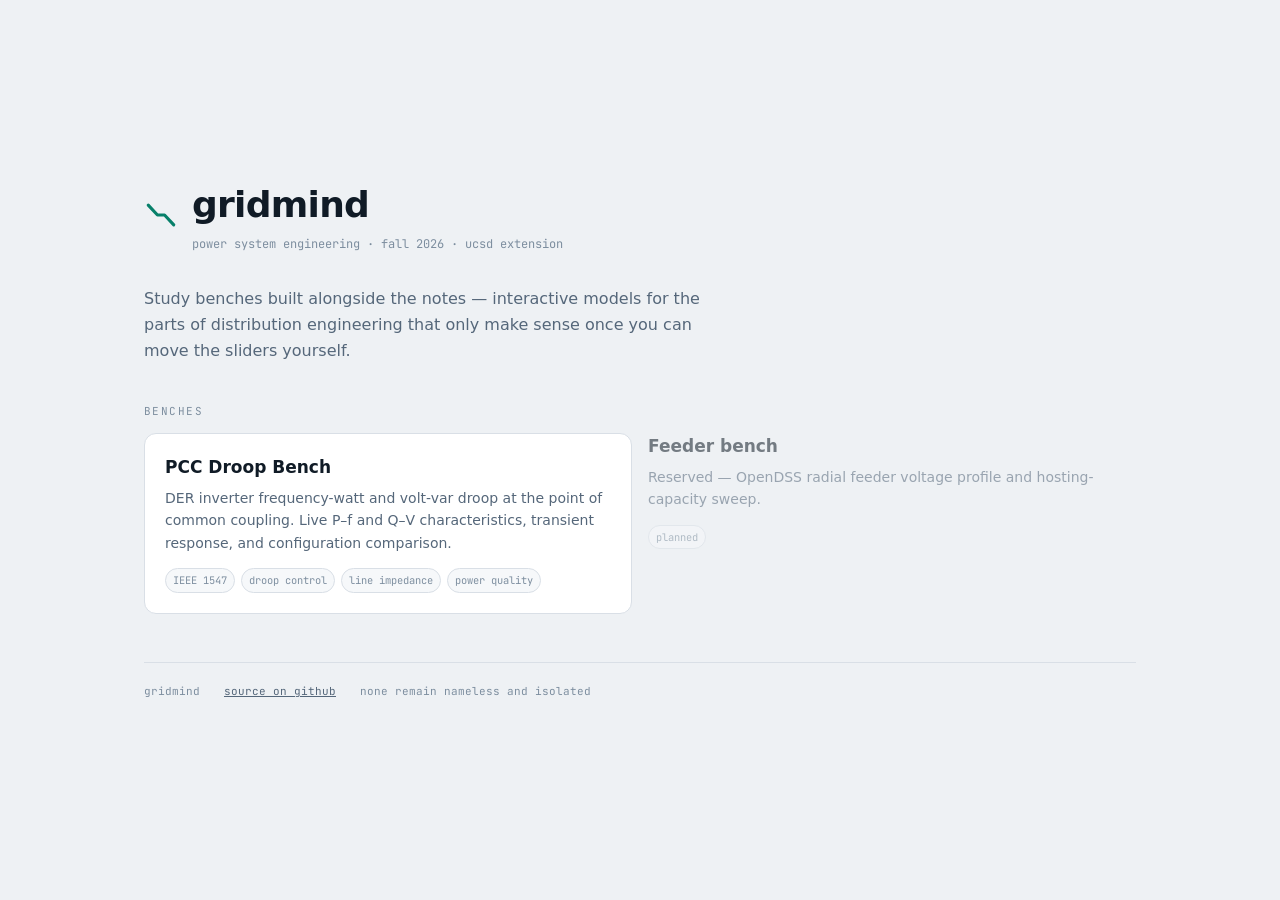
<file: index.html>
<!doctype html>
<html lang="en" data-theme="dark">
  <head>
    <meta charset="utf-8" />
    <meta name="viewport" content="width=device-width, initial-scale=1" />
    <title>gridmind — power systems study bench</title>
    <meta
      name="description"
      content="Study tools for power system engineering — interactive benches, notes, and simulations."
    />
    <link rel="icon" href="data:image/svg+xml,%3Csvg xmlns='http://www.w3.org/2000/svg' viewBox='0 0 24 24'%3E%3Cpath d='M3 5 L9.5 12 H14.5 L21 19' fill='none' stroke='%232dd4a7' stroke-width='2.4' stroke-linecap='round' stroke-linejoin='round'/%3E%3C/svg%3E" />
    <link href="https://api.fontshare.com/v2/css?f[]=satoshi@400,500,700&display=swap" rel="stylesheet" />
    <link rel="preconnect" href="https://fonts.googleapis.com" />
    <link rel="preconnect" href="https://fonts.gstatic.com" crossorigin />
    <link
      href="https://fonts.googleapis.com/css2?family=JetBrains+Mono:wght@400;500;700&display=swap"
      rel="stylesheet"
    />
    <style>
      :root {
        --bg: #0a0e13;
        --surface: #10161e;
        --surface-2: #161e28;
        --border: #212d3a;
        --border-strong: #2c3b4b;
        --text: #e6edf5;
        --muted: #93a4b6;
        --faint: #64778a;
        --accent: #2dd4a7;
        --mono: 'JetBrains Mono', ui-monospace, monospace;
      }
      @media (prefers-color-scheme: light) {
        :root {
          --bg: #eef1f4;
          --surface: #ffffff;
          --surface-2: #f6f8fa;
          --border: #d9dfe6;
          --border-strong: #c2cbd5;
          --text: #101b26;
          --muted: #55677a;
          --faint: #7d8e9f;
          --accent: #07806a;
        }
      }
      * {
        box-sizing: border-box;
      }
      body {
        margin: 0;
        min-height: 100dvh;
        background: var(--bg);
        color: var(--text);
        font-family: 'Satoshi', 'Inter', system-ui, sans-serif;
        font-size: 1rem;
        line-height: 1.6;
        display: grid;
        place-items: center;
        padding: 2.5rem 1.25rem 4rem;
      }
      .wrap {
        width: 100%;
        max-width: 62rem;
      }
      header {
        display: flex;
        align-items: center;
        gap: 0.875rem;
        margin-bottom: 2rem;
      }
      .mark {
        width: 34px;
        height: 34px;
        color: var(--accent);
        flex: none;
      }
      h1 {
        margin: 0;
        font-size: clamp(1.5rem, 1.1rem + 1.6vw, 2.25rem);
        letter-spacing: -0.02em;
      }
      header p {
        margin: 2px 0 0;
        font-family: var(--mono);
        font-size: 0.75rem;
        color: var(--faint);
      }
      .lede {
        max-width: 58ch;
        color: var(--muted);
        margin: 0 0 2.5rem;
      }
      .eyebrow {
        font-family: var(--mono);
        font-size: 0.6875rem;
        letter-spacing: 0.13em;
        text-transform: uppercase;
        color: var(--faint);
        margin: 0 0 0.75rem;
      }
      .cards {
        display: grid;
        grid-template-columns: repeat(auto-fit, minmax(260px, 1fr));
        gap: 1rem;
      }
      a.card {
        display: block;
        text-decoration: none;
        color: inherit;
        background: var(--surface);
        border: 1px solid var(--border);
        border-radius: 0.75rem;
        padding: 1.25rem;
        transition: border-color 0.18s ease, transform 0.18s ease;
      }
      a.card:hover {
        border-color: var(--accent);
        transform: translateY(-2px);
      }
      .card h2 {
        margin: 0 0 0.375rem;
        font-size: 1.0625rem;
      }
      .card p {
        margin: 0;
        font-size: 0.875rem;
        color: var(--muted);
      }
      .tags {
        margin-top: 0.875rem;
        display: flex;
        flex-wrap: wrap;
        gap: 0.375rem;
      }
      .tag {
        font-family: var(--mono);
        font-size: 0.65rem;
        padding: 3px 7px;
        border-radius: 99px;
        background: var(--surface-2);
        border: 1px solid var(--border);
        color: var(--faint);
      }
      .card.soon {
        opacity: 0.55;
      }
      .card.soon:hover {
        border-color: var(--border);
        transform: none;
      }
      footer {
        margin-top: 3rem;
        padding-top: 1.25rem;
        border-top: 1px solid var(--border);
        font-family: var(--mono);
        font-size: 0.6875rem;
        color: var(--faint);
        display: flex;
        flex-wrap: wrap;
        gap: 0.75rem 1.5rem;
      }
      footer a {
        color: var(--muted);
      }
    </style>
  </head>
  <body>
    <div class="wrap">
      <header>
        <svg class="mark" viewBox="0 0 24 24" role="img" aria-label="gridmind logo">
          <path
            d="M3 5 L9.5 12 H14.5 L21 19"
            fill="none"
            stroke="currentColor"
            stroke-width="2.2"
            stroke-linecap="round"
            stroke-linejoin="round"
          />
        </svg>
        <div>
          <h1>gridmind</h1>
          <p>power system engineering · fall 2026 · ucsd extension</p>
        </div>
      </header>

      <p class="lede">
        Study benches built alongside the notes — interactive models for the parts of distribution
        engineering that only make sense once you can move the sliders yourself.
      </p>

      <p class="eyebrow">Benches</p>
      <div class="cards">
        <a class="card" href="sim/pcc-droop/">
          <h2>PCC Droop Bench</h2>
          <p>
            DER inverter frequency-watt and volt-var droop at the point of common coupling. Live
            P–f and Q–V characteristics, transient response, and configuration comparison.
          </p>
          <div class="tags">
            <span class="tag">IEEE 1547</span>
            <span class="tag">droop control</span>
            <span class="tag">line impedance</span>
            <span class="tag">power quality</span>
          </div>
        </a>
        <div class="card soon">
          <h2>Feeder bench</h2>
          <p>Reserved — OpenDSS radial feeder voltage profile and hosting-capacity sweep.</p>
          <div class="tags"><span class="tag">planned</span></div>
        </div>
      </div>

      <footer>
        <span>gridmind</span>
        <a href="https://github.com/4reeserudy/gridmind">source on github</a>
        <span>none remain nameless and isolated</span>
      </footer>
    </div>
  </body>
</html>
</file>
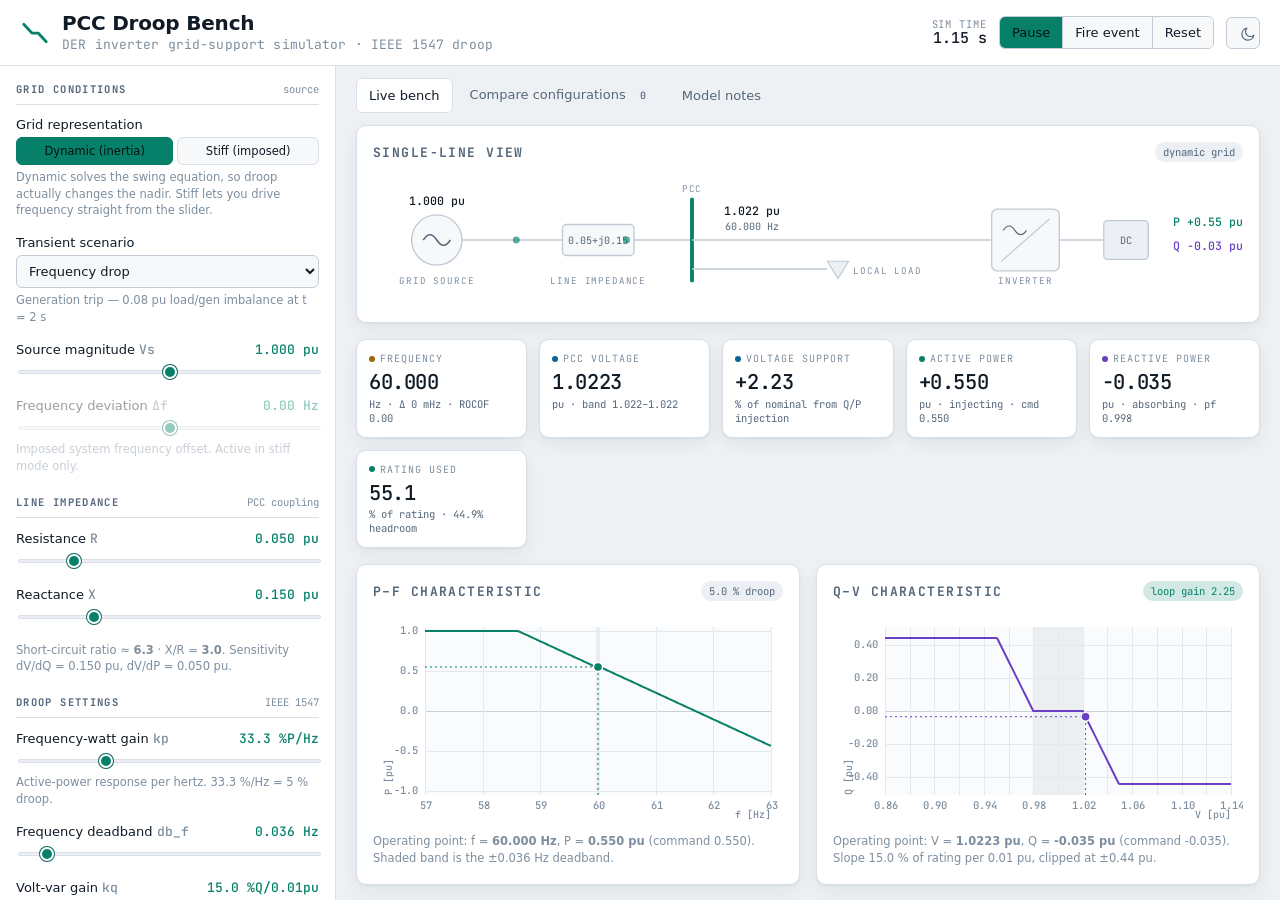
<file: sim/pcc-droop/index.html>
<!doctype html>
<html lang="en" data-theme="dark">
  <head>
    <meta charset="utf-8" />
    <meta name="viewport" content="width=device-width, initial-scale=1" />
    <title>PCC Droop Bench — DER inverter grid-stabilization simulator</title>
    <meta
      name="description"
      content="Interactive frequency-watt and volt-var droop simulator for DER inverters at the point of common coupling."
    />
    <link rel="icon" href="data:image/svg+xml,%3Csvg xmlns='http://www.w3.org/2000/svg' viewBox='0 0 24 24'%3E%3Cpath d='M3 5 L9.5 12 H14.5 L21 19' fill='none' stroke='%232dd4a7' stroke-width='2.4' stroke-linecap='round' stroke-linejoin='round'/%3E%3C/svg%3E" />
    <link
      href="https://api.fontshare.com/v2/css?f[]=satoshi@400,500,700&display=swap"
      rel="stylesheet"
    />
    <link rel="preconnect" href="https://fonts.googleapis.com" />
    <link rel="preconnect" href="https://fonts.gstatic.com" crossorigin />
    <link
      href="https://fonts.googleapis.com/css2?family=JetBrains+Mono:wght@400;500;700&display=swap"
      rel="stylesheet"
    />
    <link rel="stylesheet" href="styles.css" />
  </head>
  <body>
    <div class="app">
      <header class="topbar">
        <div class="brand">
          <svg class="mark" viewBox="0 0 24 24" aria-label="PCC Droop Bench logo" role="img">
            <path
              d="M3 5 L9.5 12 H14.5 L21 19"
              fill="none"
              stroke="currentColor"
              stroke-width="2.2"
              stroke-linecap="round"
              stroke-linejoin="round"
            />
          </svg>
          <div class="brand-text">
            <h1>PCC Droop Bench</h1>
            <p>DER inverter grid-support simulator · IEEE 1547 droop</p>
          </div>
        </div>

        <div class="topbar-right">
          <div class="clock" id="clock">
            <span class="clock-label">sim time</span>
            <span class="clock-value" id="simTime">0.00 s</span>
          </div>
          <div class="seg" role="group" aria-label="Simulation control">
            <button id="btnRun" class="seg-btn" aria-pressed="true">Pause</button>
            <button id="btnEvent" class="seg-btn">Fire event</button>
            <button id="btnReset" class="seg-btn">Reset</button>
          </div>
          <button id="themeToggle" class="icon-btn" aria-label="Toggle color theme">
            <svg viewBox="0 0 24 24" width="17" height="17" aria-hidden="true">
              <path
                id="themeIcon"
                fill="none"
                stroke="currentColor"
                stroke-width="1.7"
                stroke-linecap="round"
                stroke-linejoin="round"
                d="M21 12.8A8.5 8.5 0 1 1 11.2 3a6.6 6.6 0 0 0 9.8 9.8Z"
              />
            </svg>
          </button>
        </div>
      </header>

      <aside class="sidebar" id="sidebar">
        <div class="side-scroll" id="controls"></div>
      </aside>

      <main class="main" id="main">
        <nav class="tabs" role="tablist">
          <button class="tab is-active" data-tab="live" role="tab" aria-selected="true">
            Live bench
          </button>
          <button class="tab" data-tab="compare" role="tab" aria-selected="false">
            Compare configurations <span class="tab-count" id="tabCount">0</span>
          </button>
          <button class="tab" data-tab="notes" role="tab" aria-selected="false">Model notes</button>
        </nav>

        <!-- ================= LIVE ================= -->
        <section class="panel" data-panel="live">
          <div class="sld card">
            <div class="card-head">
              <h2>Single-line view</h2>
              <span class="chip" id="sldMode">dynamic grid</span>
            </div>
            <svg class="sld-svg" viewBox="0 0 900 132" preserveAspectRatio="xMidYMid meet">
              <!-- grid source -->
              <circle
                cx="66"
                cy="66"
                r="26"
                class="sld-node"
              />
              <path d="M52 66q7-11 14 0t14 0" class="sld-sine" />
              <text x="66" y="112" class="sld-label" text-anchor="middle">GRID SOURCE</text>
              <text x="66" y="30" class="sld-val" text-anchor="middle" id="sldVs">1.000 pu</text>

              <!-- line -->
              <line x1="92" y1="66" x2="330" y2="66" class="sld-wire" />
              <rect x="196" y="50" width="74" height="32" rx="4" class="sld-box" />
              <text x="233" y="70" class="sld-box-text" text-anchor="middle" id="sldZ">
                R+jX
              </text>
              <text x="233" y="112" class="sld-label" text-anchor="middle">LINE IMPEDANCE</text>
              <circle class="flow-dot" id="flowDot1" r="3.6" cx="150" cy="66" />
              <circle class="flow-dot" id="flowDot2" r="3.6" cx="150" cy="66" />

              <!-- PCC busbar -->
              <line x1="330" y1="24" x2="330" y2="108" class="sld-bus" />
              <text x="330" y="16" class="sld-label" text-anchor="middle">PCC</text>
              <text x="392" y="40" class="sld-val" text-anchor="middle" id="sldVpcc">1.000 pu</text>
              <text x="392" y="56" class="sld-sub" text-anchor="middle" id="sldF">60.000 Hz</text>

              <!-- feeder load tap -->
              <line x1="330" y1="96" x2="470" y2="96" class="sld-wire" />
              <path d="M470 88h22l-11 18Z" class="sld-load" />
              <text x="497" y="101" class="sld-label" text-anchor="start">LOCAL LOAD</text>

              <!-- inverter -->
              <line x1="330" y1="66" x2="640" y2="66" class="sld-wire" />
              <rect x="640" y="34" width="70" height="64" rx="6" class="sld-box" />
              <path d="M650 88 L700 44" class="sld-wire thin" />
              <path d="M652 56q6-9 12 0t12 0" class="sld-sine small" />
              <text x="675" y="112" class="sld-label" text-anchor="middle">INVERTER</text>
              <line x1="710" y1="66" x2="756" y2="66" class="sld-wire" />
              <rect x="756" y="46" width="46" height="40" rx="4" class="sld-box dc" />
              <text x="779" y="70" class="sld-box-text" text-anchor="middle">DC</text>

              <text x="828" y="52" class="sld-val p" text-anchor="start" id="sldP">P +0.55</text>
              <text x="828" y="76" class="sld-val q" text-anchor="start" id="sldQ">Q +0.00</text>
            </svg>
          </div>

          <div class="kpis" id="kpis"></div>

          <div class="grid-2">
            <div class="card">
              <div class="card-head">
                <h2>P–f characteristic</h2>
                <span class="chip" id="chipDroopP">5.0 % droop</span>
              </div>
              <div class="canvas-wrap"><canvas id="cPf"></canvas></div>
              <p class="card-foot" id="footPf"></p>
            </div>
            <div class="card">
              <div class="card-head">
                <h2>Q–V characteristic</h2>
                <span class="chip" id="chipDroopQ">volt-var</span>
              </div>
              <div class="canvas-wrap"><canvas id="cQv"></canvas></div>
              <p class="card-foot" id="footQv"></p>
            </div>
          </div>

          <div class="grid-2">
            <div class="card">
              <div class="card-head">
                <h2>Frequency at PCC</h2>
                <span class="chip" id="chipF">—</span>
              </div>
              <div class="canvas-wrap tall"><canvas id="cScopeF"></canvas></div>
            </div>
            <div class="card">
              <div class="card-head">
                <h2>Voltage at PCC</h2>
                <span class="chip" id="chipV">—</span>
              </div>
              <div class="canvas-wrap tall"><canvas id="cScopeV"></canvas></div>
            </div>
          </div>

          <div class="card">
            <div class="card-head">
              <h2>Inverter injection / absorption</h2>
              <span class="chip" id="chipS">—</span>
            </div>
            <div class="canvas-wrap tall"><canvas id="cScopePQ"></canvas></div>
            <p class="card-foot">
              Positive = injection into the grid. Negative P = charging (storage-capable mode),
              negative Q = reactive absorption.
            </p>
          </div>
        </section>

        <!-- ================= COMPARE ================= -->
        <section class="panel is-hidden" data-panel="compare">
          <div class="card">
            <div class="card-head">
              <h2>Saved configurations</h2>
              <div class="head-actions">
                <label class="mini-field">
                  <span>Event</span>
                  <select id="cmpEvent"></select>
                </label>
                <button id="btnCompare" class="btn primary">Run comparison</button>
              </div>
            </div>
            <div id="savedList" class="saved-list"></div>
            <p class="card-foot">
              Save the current slider set from the sidebar, change the droop settings, save again,
              then run all selected configurations through the same disturbance.
            </p>
          </div>

          <div id="cmpResults" class="cmp-results is-hidden">
            <div class="card">
              <div class="card-head">
                <h2>Power-quality scorecard</h2>
                <span class="chip" id="cmpEventChip">—</span>
              </div>
              <div class="table-wrap"><table id="cmpTable"></table></div>
              <p class="card-foot">
                Best value in each column is highlighted. Δ|V| integral is the accumulated voltage
                error at the PCC over the run — the single best proxy for delivered power quality.
                Settling times are the last instant each signal is still outside a ±5 % band around
                its own final value, so a legitimate droop offset is not counted as unsettled.
              </p>
            </div>
            <div class="grid-2">
              <div class="card">
                <div class="card-head"><h2>Frequency</h2></div>
                <div class="canvas-wrap tall"><canvas id="cCmpF"></canvas></div>
              </div>
              <div class="card">
                <div class="card-head"><h2>PCC voltage</h2></div>
                <div class="canvas-wrap tall"><canvas id="cCmpV"></canvas></div>
              </div>
              <div class="card">
                <div class="card-head"><h2>Active power</h2></div>
                <div class="canvas-wrap tall"><canvas id="cCmpP"></canvas></div>
              </div>
              <div class="card">
                <div class="card-head"><h2>Reactive power</h2></div>
                <div class="canvas-wrap tall"><canvas id="cCmpQ"></canvas></div>
              </div>
            </div>
          </div>
        </section>

        <!-- ================= NOTES ================= -->
        <section class="panel is-hidden" data-panel="notes">
          <div class="card prose">
            <h2>What is being solved</h2>
            <p>
              Everything is per-unit on the inverter apparent-power rating. The grid is a Thevenin
              source behind the line impedance you set; the PCC voltage is the source magnitude plus
              the voltage rise the inverter itself creates.
            </p>
            <pre>
V_pcc  =  Vs + R·P + X·Q                      network coupling
P_ref  =  P0 − (kp/100)·dz(f − 60, db_f)      frequency-watt
Q_ref  =  −(kq/100)·dz(V − Vref, db_v)/0.01   volt-var
Tp·dP  =  P_ref − P     Tq·dQ = Q_ref − Q     open-loop response time
2H·dω  =  Pg + r·ΔP − ΔP_load − D·ω           swing equation
Tg·dPg =  −Pg − Kg·ω                          rest-of-fleet governor
dz(x,db) = x−db (x>db), x+db (x<−db), else 0  deadband</pre>
            <h2>Why the loop can ring</h2>
            <p>
              Volt-var control closes a loop through the network: the inverter changes Q, which
              changes the PCC voltage it is measuring. Loop gain is
              <code>X · dQ/dV</code>. Raise kq or the line reactance far enough and the response
              becomes underdamped, then oscillatory — the classic weak-grid volt-var hunting seen on
              high-penetration feeders. Slowing the response time (larger Tq) damps it; the deadband
              stops the small-signal hunting around the reference.
            </p>
            <h2>Reference settings</h2>
            <p>
              IEEE 1547-2018 defaults: frequency deadband 0.036 Hz, 5 % droop (≈33.3 % of rating per
              Hz), open-loop response time 0.2–10 s, and Category B reactive capability of 44 % of
              rating. Rule 21 volt-var uses a piecewise curve rather than a single slope; the single
              slope with deadband here is its linearised equivalent.
            </p>
            <h2>Simplifications worth knowing</h2>
            <ul>
              <li>Linearised voltage rise — no full load-flow, no angle dynamics.</li>
              <li>No current-controller or PLL dynamics; the response-time lag stands in for them.</li>
              <li>Frequency is system-wide (single bus) — no inter-area modes.</li>
              <li>No ride-through trip logic, no harmonics, no unbalance.</li>
            </ul>
          </div>
        </section>
      </main>
    </div>

    <div id="toast" class="toast" role="status" aria-live="polite"></div>
    <script type="module" src="js/app.js"></script>
  </body>
</html>
</file>
<file: sim/pcc-droop/styles.css>
/* ============================================================
   PCC Droop Bench — instrumentation dark/light system
   ============================================================ */

:root {
  --text-xs: clamp(0.75rem, 0.72rem + 0.12vw, 0.8125rem);
  --text-sm: clamp(0.875rem, 0.85rem + 0.15vw, 0.9375rem);
  --text-base: clamp(1rem, 0.97rem + 0.15vw, 1.0625rem);
  --text-lg: clamp(1.05rem, 1rem + 0.4vw, 1.25rem);
  --text-xl: clamp(1.4rem, 1.2rem + 0.9vw, 1.75rem);

  --space-1: 0.25rem;
  --space-2: 0.5rem;
  --space-3: 0.75rem;
  --space-4: 1rem;
  --space-5: 1.25rem;
  --space-6: 1.5rem;
  --space-8: 2rem;
  --space-10: 2.5rem;

  --radius-sm: 0.375rem;
  --radius: 0.625rem;
  --radius-lg: 0.875rem;

  --font-body: 'Satoshi', 'Inter', system-ui, sans-serif;
  --font-mono: 'JetBrains Mono', ui-monospace, 'SFMono-Regular', monospace;

  --sidebar-w: 336px;
}

[data-theme='dark'] {
  --c-bg: #0a0e13;
  --c-surface: #10161e;
  --c-surface-2: #161e28;
  --c-surface-3: #1c2632;
  --c-plot-bg: #0c1218;
  --c-border: #212d3a;
  --c-border-strong: #2c3b4b;
  --c-grid: #1a2531;
  --c-grid-strong: #2d3d4d;
  --c-text: #e6edf5;
  --c-text-muted: #93a4b6;
  --c-text-faint: #64778a;
  --c-accent: #2dd4a7;
  --c-accent-dim: #1b8a6d;
  --c-p: #2dd4a7;
  --c-q: #a78bfa;
  --c-f: #f2b13c;
  --c-v: #46b4f0;
  --c-warn: #f4785c;
  --c-shadow: 0 1px 0 rgba(255, 255, 255, 0.02), 0 8px 24px rgba(0, 0, 0, 0.35);
  --c-band: rgba(147, 164, 182, 0.09);
  --c-cmp-1: #2dd4a7;
  --c-cmp-2: #f2b13c;
  --c-cmp-3: #46b4f0;
  --c-cmp-4: #a78bfa;
  --c-cmp-5: #f4785c;
  --c-cmp-6: #7fd3f7;
}

[data-theme='light'] {
  --c-bg: #eef1f4;
  --c-surface: #ffffff;
  --c-surface-2: #f6f8fa;
  --c-surface-3: #eceff3;
  --c-plot-bg: #fafbfc;
  --c-border: #d9dfe6;
  --c-border-strong: #c2cbd5;
  --c-grid: #e4e9ee;
  --c-grid-strong: #c8d1da;
  --c-text: #101b26;
  --c-text-muted: #55677a;
  --c-text-faint: #7d8e9f;
  --c-accent: #07806a;
  --c-accent-dim: #0a6a58;
  --c-p: #07806a;
  --c-q: #6b3fc4;
  --c-f: #9a6608;
  --c-v: #0b6396;
  --c-warn: #b8402a;
  --c-shadow: 0 1px 2px rgba(16, 27, 38, 0.06), 0 6px 18px rgba(16, 27, 38, 0.06);
  --c-band: rgba(85, 103, 122, 0.08);
  --c-cmp-1: #07806a;
  --c-cmp-2: #9a6608;
  --c-cmp-3: #0b6396;
  --c-cmp-4: #6b3fc4;
  --c-cmp-5: #b8402a;
  --c-cmp-6: #1d7f9c;
}

* {
  box-sizing: border-box;
}

html,
body {
  height: 100%;
  margin: 0;
  overflow: hidden;
}

body {
  background: var(--c-bg);
  color: var(--c-text);
  font-family: var(--font-body);
  font-size: var(--text-sm);
  -webkit-font-smoothing: antialiased;
}

h1,
h2,
h3 {
  margin: 0;
  font-weight: 700;
  letter-spacing: -0.01em;
}

button,
select,
input {
  font-family: inherit;
  color: inherit;
}

/* ---------- shell ---------- */

.app {
  display: grid;
  grid-template-columns: var(--sidebar-w) 1fr;
  grid-template-rows: auto 1fr;
  height: 100dvh;
}

.topbar {
  grid-column: 1 / -1;
  display: flex;
  align-items: center;
  justify-content: space-between;
  gap: var(--space-4);
  padding: var(--space-3) var(--space-5);
  background: var(--c-surface);
  border-bottom: 1px solid var(--c-border);
  z-index: 20;
}

.brand {
  display: flex;
  align-items: center;
  gap: var(--space-3);
}

.mark {
  width: 30px;
  height: 30px;
  color: var(--c-accent);
  flex: none;
}

.brand-text h1 {
  font-size: var(--text-lg);
  line-height: 1.1;
  white-space: nowrap;
}

.brand-text p {
  margin: 2px 0 0;
  white-space: nowrap;
  font-family: var(--font-mono);
  font-size: var(--text-xs);
  color: var(--c-text-faint);
  letter-spacing: 0.01em;
}

.topbar-right {
  display: flex;
  align-items: center;
  gap: var(--space-3);
}

.clock {
  display: flex;
  flex-direction: column;
  align-items: flex-end;
  line-height: 1.15;
}

.clock-label {
  font-family: var(--font-mono);
  font-size: 10.5px;
  text-transform: uppercase;
  letter-spacing: 0.09em;
  color: var(--c-text-faint);
}

.clock-value {
  font-family: var(--font-mono);
  font-size: var(--text-sm);
  font-weight: 500;
  font-variant-numeric: tabular-nums;
}

.seg {
  display: flex;
  border: 1px solid var(--c-border-strong);
  border-radius: var(--radius-sm);
  overflow: hidden;
}

.seg-btn,
.btn,
.icon-btn {
  background: var(--c-surface-2);
  border: 0;
  padding: var(--space-2) var(--space-3);
  font-size: var(--text-xs);
  font-weight: 500;
  cursor: pointer;
  transition: background 0.15s ease, color 0.15s ease;
}

.seg-btn + .seg-btn {
  border-left: 1px solid var(--c-border-strong);
}

.seg-btn:hover,
.btn:hover,
.icon-btn:hover {
  background: var(--c-surface-3);
}

.seg-btn[aria-pressed='true'] {
  background: var(--c-accent);
  color: #04120e;
}

.btn {
  border: 1px solid var(--c-border-strong);
  border-radius: var(--radius-sm);
  padding: var(--space-2) var(--space-4);
}

.btn.primary {
  background: var(--c-accent);
  border-color: var(--c-accent);
  color: #04120e;
  font-weight: 700;
}

.btn.primary:hover {
  background: var(--c-accent-dim);
}

.btn.ghost {
  background: transparent;
}

.icon-btn {
  border: 1px solid var(--c-border-strong);
  border-radius: var(--radius-sm);
  display: grid;
  place-items: center;
  width: 34px;
  height: 32px;
  color: var(--c-text-muted);
}

/* ---------- sidebar ---------- */

.sidebar {
  grid-row: 2;
  background: var(--c-surface);
  border-right: 1px solid var(--c-border);
  min-height: 0;
  display: flex;
}

.side-scroll {
  overflow-y: auto;
  overscroll-behavior: contain;
  padding: var(--space-4) var(--space-4) var(--space-10);
  width: 100%;
}

.group {
  margin-bottom: var(--space-5);
}

.group-head {
  display: flex;
  align-items: baseline;
  justify-content: space-between;
  gap: var(--space-2);
  padding-bottom: var(--space-2);
  margin-bottom: var(--space-3);
  border-bottom: 1px solid var(--c-border);
}

.group-head h3 {
  font-family: var(--font-mono);
  font-size: 10.5px;
  font-weight: 700;
  text-transform: uppercase;
  letter-spacing: 0.13em;
  color: var(--c-text-muted);
}

.group-head span {
  font-family: var(--font-mono);
  font-size: 10.5px;
  color: var(--c-text-faint);
}

.ctrl {
  margin-bottom: var(--space-4);
}

.ctrl-top {
  display: flex;
  align-items: baseline;
  justify-content: space-between;
  gap: var(--space-2);
  margin-bottom: 5px;
}

.ctrl-name {
  font-size: var(--text-xs);
  color: var(--c-text);
  font-weight: 500;
}

.ctrl-name em {
  font-style: normal;
  color: var(--c-text-faint);
  font-family: var(--font-mono);
}

.ctrl-val {
  font-family: var(--font-mono);
  font-size: var(--text-xs);
  font-variant-numeric: tabular-nums;
  color: var(--c-accent);
  font-weight: 500;
  white-space: nowrap;
}

.ctrl-hint {
  margin: 4px 0 0;
  font-size: 11.5px;
  line-height: 1.45;
  color: var(--c-text-faint);
}

.ctrl.is-off {
  opacity: 0.42;
}

input[type='range'] {
  -webkit-appearance: none;
  appearance: none;
  width: 100%;
  height: 18px;
  background: transparent;
  cursor: grab;
  display: block;
}

input[type='range']:active {
  cursor: grabbing;
}

input[type='range']::-webkit-slider-runnable-track {
  height: 4px;
  border-radius: 99px;
  background: var(--c-surface-3);
  border: 1px solid var(--c-border);
}

input[type='range']::-webkit-slider-thumb {
  -webkit-appearance: none;
  width: 14px;
  height: 14px;
  margin-top: -6px;
  border-radius: 50%;
  background: var(--c-accent);
  border: 2px solid var(--c-surface);
  box-shadow: 0 0 0 1px var(--c-accent-dim);
}

input[type='range']::-moz-range-track {
  height: 4px;
  border-radius: 99px;
  background: var(--c-surface-3);
  border: 1px solid var(--c-border);
}

input[type='range']::-moz-range-thumb {
  width: 12px;
  height: 12px;
  border-radius: 50%;
  background: var(--c-accent);
  border: 2px solid var(--c-surface);
}

input[type='range']:focus-visible,
select:focus-visible,
button:focus-visible {
  outline: 2px solid var(--c-accent);
  outline-offset: 2px;
}

select {
  width: 100%;
  background: var(--c-surface-2);
  border: 1px solid var(--c-border-strong);
  border-radius: var(--radius-sm);
  padding: 7px var(--space-2);
  font-size: var(--text-xs);
}

.pills {
  display: flex;
  gap: var(--space-1);
  flex-wrap: wrap;
}

.pill {
  flex: 1 1 auto;
  background: var(--c-surface-2);
  border: 1px solid var(--c-border);
  border-radius: var(--radius-sm);
  padding: 6px var(--space-2);
  font-size: 11.5px;
  font-weight: 500;
  cursor: pointer;
  text-align: center;
}

.pill[aria-pressed='true'] {
  background: var(--c-accent);
  border-color: var(--c-accent);
  color: #04120e;
}

.preset-row {
  display: grid;
  gap: var(--space-2);
}

/* ---------- main ---------- */

.main {
  grid-row: 2;
  min-height: 0;
  overflow-y: auto;
  overscroll-behavior: contain;
  padding: 0 var(--space-5) var(--space-10);
}

.tabs {
  position: sticky;
  top: 0;
  z-index: 10;
  display: flex;
  gap: var(--space-1);
  padding: var(--space-3) 0;
  background: linear-gradient(var(--c-bg) 68%, transparent);
}

.tab {
  background: transparent;
  border: 1px solid transparent;
  border-radius: var(--radius-sm);
  padding: var(--space-2) var(--space-3);
  font-size: var(--text-xs);
  font-weight: 500;
  color: var(--c-text-muted);
  cursor: pointer;
}

.tab:hover {
  color: var(--c-text);
}

.tab.is-active {
  background: var(--c-surface);
  border-color: var(--c-border);
  color: var(--c-text);
}

.tab-count {
  display: inline-grid;
  place-items: center;
  min-width: 17px;
  height: 17px;
  padding: 0 4px;
  margin-left: 5px;
  border-radius: 99px;
  background: var(--c-surface-3);
  font-family: var(--font-mono);
  font-size: 10px;
}

.panel {
  display: grid;
  grid-template-columns: minmax(0, 1fr);
  gap: var(--space-4);
}

.is-hidden {
  display: none !important;
}

.card {
  background: var(--c-surface);
  border: 1px solid var(--c-border);
  border-radius: var(--radius);
  padding: var(--space-4);
  box-shadow: var(--c-shadow);
  min-width: 0;
}

.card-head {
  display: flex;
  align-items: center;
  justify-content: space-between;
  gap: var(--space-3);
  margin-bottom: var(--space-3);
}

.card-head h2 {
  font-size: var(--text-xs);
  font-family: var(--font-mono);
  font-weight: 700;
  text-transform: uppercase;
  letter-spacing: 0.11em;
  color: var(--c-text-muted);
}

.head-actions {
  display: flex;
  align-items: flex-end;
  gap: var(--space-3);
}

.mini-field {
  display: grid;
  gap: 3px;
}

.mini-field span {
  font-family: var(--font-mono);
  font-size: 10px;
  text-transform: uppercase;
  letter-spacing: 0.08em;
  color: var(--c-text-faint);
}

.mini-field select {
  min-width: 190px;
}

.chip {
  font-family: var(--font-mono);
  font-size: 10.5px;
  padding: 3px var(--space-2);
  border-radius: 99px;
  background: var(--c-surface-3);
  color: var(--c-text-muted);
  white-space: nowrap;
  font-variant-numeric: tabular-nums;
}

.chip.warn {
  background: color-mix(in oklab, var(--c-warn) 20%, transparent);
  color: var(--c-warn);
}

.chip.ok {
  background: color-mix(in oklab, var(--c-accent) 18%, transparent);
  color: var(--c-accent);
}

.card-foot {
  margin: var(--space-3) 0 0;
  font-size: 11.5px;
  line-height: 1.5;
  color: var(--c-text-faint);
}

.canvas-wrap {
  position: relative;
  height: 208px;
}

.canvas-wrap.tall {
  height: 224px;
}

canvas {
  position: absolute;
  inset: 0;
  width: 100%;
  height: 100%;
  display: block;
}

.grid-2 {
  display: grid;
  grid-template-columns: repeat(auto-fit, minmax(min(370px, 100%), 1fr));
  gap: var(--space-4);
}

.grid-2 > * {
  min-width: 0;
}

/* ---------- KPIs ---------- */

.kpis {
  display: grid;
  grid-template-columns: repeat(auto-fit, minmax(158px, 1fr));
  gap: var(--space-3);
}

.kpi {
  background: var(--c-surface);
  border: 1px solid var(--c-border);
  border-radius: var(--radius);
  padding: var(--space-3);
  box-shadow: var(--c-shadow);
}

.kpi-label {
  font-family: var(--font-mono);
  font-size: 10px;
  text-transform: uppercase;
  letter-spacing: 0.1em;
  color: var(--c-text-faint);
  display: flex;
  align-items: center;
  gap: 5px;
}

.kpi-dot {
  width: 6px;
  height: 6px;
  border-radius: 50%;
  flex: none;
}

.kpi-value {
  font-family: var(--font-mono);
  font-size: 1.28rem;
  font-weight: 500;
  font-variant-numeric: tabular-nums lining-nums;
  letter-spacing: -0.02em;
  margin-top: 6px;
  line-height: 1.1;
}

.kpi-sub {
  font-family: var(--font-mono);
  font-size: 10.5px;
  color: var(--c-text-muted);
  margin-top: 3px;
  font-variant-numeric: tabular-nums;
}

/* ---------- single-line diagram ---------- */

.sld-svg {
  width: 100%;
  height: 132px;
  display: block;
}

.sld-node,
.sld-box {
  fill: var(--c-surface-2);
  stroke: var(--c-border-strong);
  stroke-width: 1.4;
}

.sld-box.dc {
  fill: var(--c-surface-3);
}

.sld-wire {
  stroke: var(--c-border-strong);
  stroke-width: 1.8;
  fill: none;
}

.sld-wire.thin {
  stroke-width: 1.2;
}

.sld-bus {
  stroke: var(--c-accent);
  stroke-width: 4;
  stroke-linecap: round;
}

.sld-sine {
  stroke: var(--c-text-muted);
  stroke-width: 1.6;
  fill: none;
}

.sld-sine.small {
  stroke-width: 1.2;
}

.sld-load {
  fill: var(--c-surface-3);
  stroke: var(--c-border-strong);
  stroke-width: 1.2;
}

.sld-label {
  font-family: var(--font-mono);
  font-size: 9.5px;
  letter-spacing: 0.09em;
  fill: var(--c-text-faint);
}

.sld-val {
  font-family: var(--font-mono);
  font-size: 12px;
  font-weight: 500;
  fill: var(--c-text);
}

.sld-sub {
  font-family: var(--font-mono);
  font-size: 10.5px;
  fill: var(--c-text-muted);
}

.sld-val.p {
  fill: var(--c-p);
}

.sld-val.q {
  fill: var(--c-q);
}

.sld-box-text {
  font-family: var(--font-mono);
  font-size: 10.5px;
  fill: var(--c-text-muted);
}

.flow-dot {
  fill: var(--c-p);
}

/* ---------- saved configs ---------- */

.saved-list {
  display: grid;
  gap: var(--space-2);
}

.saved {
  display: grid;
  grid-template-columns: auto 1fr auto;
  align-items: center;
  gap: var(--space-3);
  padding: var(--space-3);
  background: var(--c-surface-2);
  border: 1px solid var(--c-border);
  border-radius: var(--radius-sm);
}

.saved input[type='checkbox'] {
  width: 15px;
  height: 15px;
  accent-color: var(--c-accent);
}

.saved-name {
  font-size: var(--text-xs);
  font-weight: 700;
  display: flex;
  align-items: center;
  gap: var(--space-2);
}

.swatch {
  width: 9px;
  height: 9px;
  border-radius: 2px;
  flex: none;
}

.saved-meta {
  font-family: var(--font-mono);
  font-size: 10.5px;
  color: var(--c-text-faint);
  margin-top: 3px;
  line-height: 1.5;
}

.saved-actions {
  display: flex;
  gap: var(--space-1);
}

.link-btn {
  background: transparent;
  border: 1px solid var(--c-border);
  border-radius: var(--radius-sm);
  padding: 4px var(--space-2);
  font-size: 10.5px;
  cursor: pointer;
  color: var(--c-text-muted);
}

.link-btn:hover {
  color: var(--c-text);
  background: var(--c-surface-3);
}

.empty {
  padding: var(--space-6);
  text-align: center;
  border: 1px dashed var(--c-border-strong);
  border-radius: var(--radius-sm);
  color: var(--c-text-faint);
  font-size: var(--text-xs);
  line-height: 1.6;
}

/* ---------- table ---------- */

.table-wrap {
  max-width: 100%;
  min-width: 0;
  overflow-x: auto;
  overscroll-behavior: contain;
}

table {
  width: 100%;
  border-collapse: collapse;
  font-family: var(--font-mono);
  font-size: 11.5px;
  font-variant-numeric: tabular-nums lining-nums;
}

th,
td {
  text-align: right;
  padding: 7px var(--space-2);
  border-bottom: 1px solid var(--c-border);
  white-space: nowrap;
}

th {
  color: var(--c-text-faint);
  font-weight: 500;
  font-size: 10px;
  text-transform: uppercase;
  letter-spacing: 0.07em;
  position: sticky;
  top: 0;
  background: var(--c-surface);
}

th:first-child,
td:first-child {
  text-align: left;
}

td.best {
  color: var(--c-accent);
  font-weight: 700;
}

.row-name {
  display: flex;
  align-items: center;
  gap: 6px;
}

/* ---------- prose ---------- */

.prose {
  max-width: 78ch;
  line-height: 1.65;
  color: var(--c-text-muted);
  font-size: var(--text-sm);
}

.prose h2 {
  font-size: var(--text-xs);
  font-family: var(--font-mono);
  text-transform: uppercase;
  letter-spacing: 0.11em;
  color: var(--c-text);
  margin: var(--space-6) 0 var(--space-2);
}

.prose h2:first-child {
  margin-top: 0;
}

.prose pre {
  background: var(--c-plot-bg);
  border: 1px solid var(--c-border);
  border-radius: var(--radius-sm);
  padding: var(--space-3);
  overflow-x: auto;
  font-family: var(--font-mono);
  font-size: 11.5px;
  line-height: 1.7;
  color: var(--c-text);
}

.prose code {
  font-family: var(--font-mono);
  font-size: 0.92em;
  background: var(--c-surface-3);
  padding: 1px 5px;
  border-radius: 4px;
  color: var(--c-text);
}

.prose ul {
  padding-left: var(--space-5);
  margin: 0;
}

.prose li {
  margin-bottom: 4px;
}

/* ---------- toast ---------- */

.toast {
  position: fixed;
  bottom: var(--space-5);
  left: 50%;
  transform: translate(-50%, 12px);
  background: var(--c-surface-3);
  border: 1px solid var(--c-border-strong);
  color: var(--c-text);
  padding: var(--space-2) var(--space-4);
  border-radius: 99px;
  font-size: var(--text-xs);
  box-shadow: var(--c-shadow);
  opacity: 0;
  pointer-events: none;
  transition: opacity 0.2s ease, transform 0.2s ease;
  z-index: 50;
}

.toast.show {
  opacity: 1;
  transform: translate(-50%, 0);
}

/* ---------- responsive ---------- */

@media (max-width: 1080px) {
  html,
  body {
    height: auto;
    min-height: 100%;
    overflow-x: hidden;
    overflow-y: auto;
  }
  .app {
    display: block; /* stack: the two panes shared grid-row 2 in the desktop shell */
    height: auto;
  }
  .sidebar {
    border-right: 0;
    border-bottom: 1px solid var(--c-border);
  }
  .side-scroll {
    overflow: visible;
    padding-bottom: var(--space-6);
    max-width: none;
  }
  .main {
    overflow: visible;
    padding-inline: var(--space-4);
  }
  .tabs {
    background: var(--c-bg);
  }
}

@media (max-width: 880px) {
  .brand-text p {
    display: none;
  }
}

@media (max-width: 640px) {
  .topbar {
    flex-wrap: wrap;
  }
  .topbar button {
    white-space: nowrap;
  }
  .side-scroll {
    grid-template-columns: 1fr;
  }
  .clock {
    order: 2;
  }
  .grid-2 {
    grid-template-columns: 1fr;
  }
  .canvas-wrap,
  .canvas-wrap.tall {
    height: 190px;
  }
}

@media (prefers-reduced-motion: reduce) {
  * {
    transition: none !important;
  }
}
</file>
